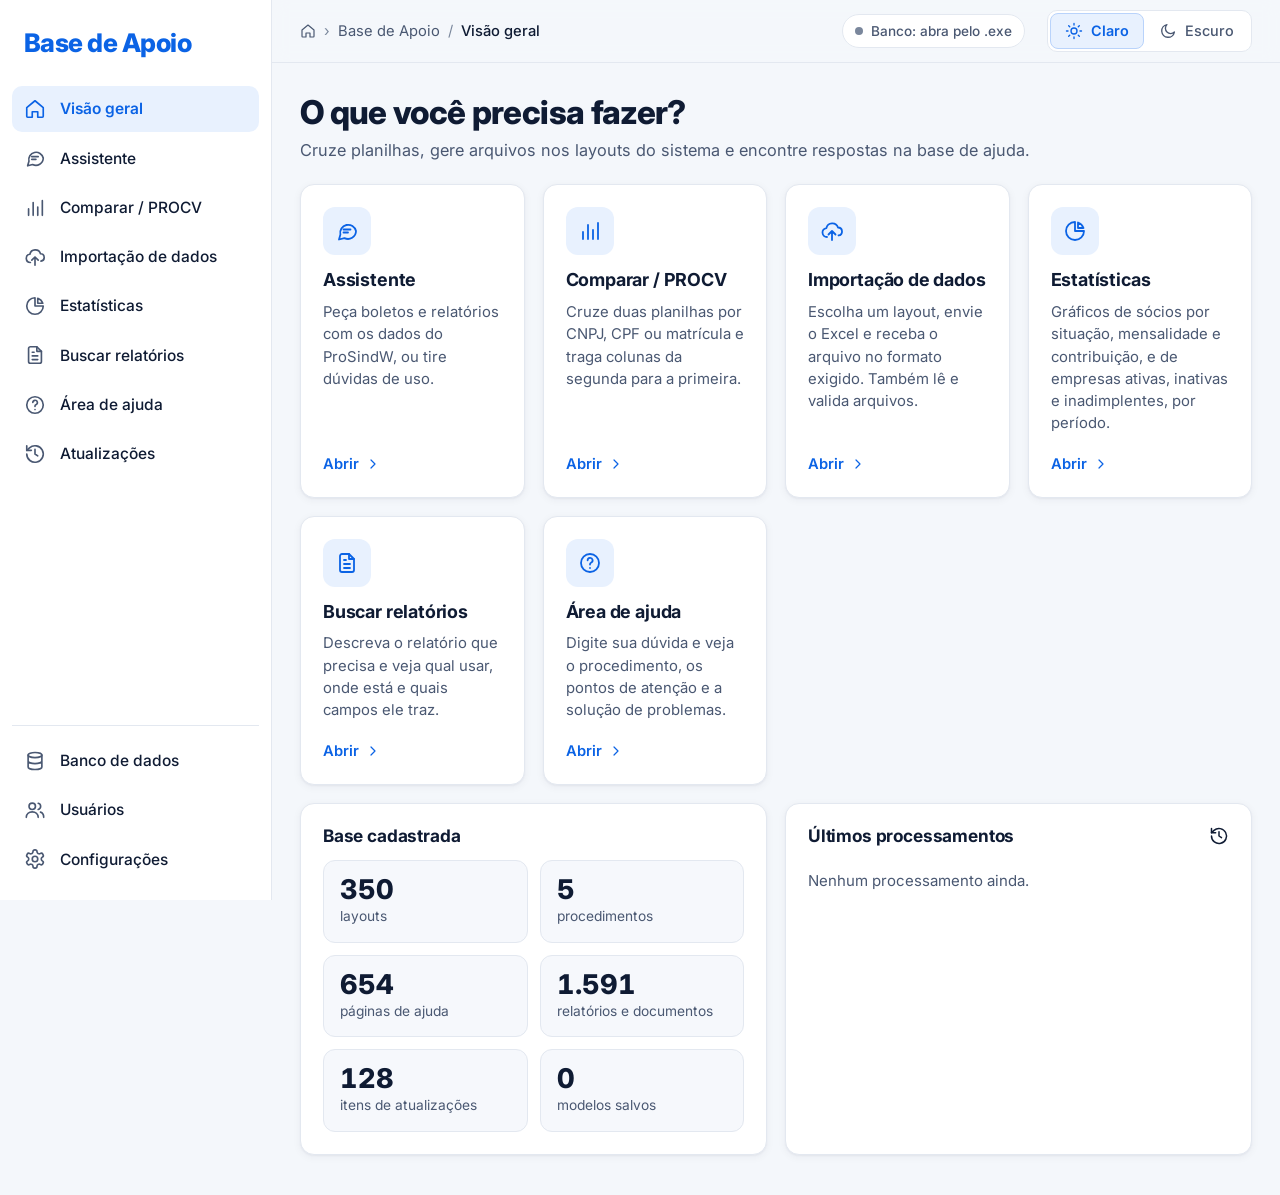
<file: BaseDeApoio/index.html>
<!doctype html>
<html lang="pt-BR">
<head>
<meta charset="utf-8">
<meta name="viewport" content="width=device-width, initial-scale=1">
<title>Base de Apoio</title>
<link rel="icon" href="data:image/svg+xml,%3Csvg xmlns='http://www.w3.org/2000/svg' viewBox='0 0 32 32'%3E%3Crect width='32' height='32' rx='8' fill='%230b63e5'/%3E%3Cpath d='M9 11h14M9 16h14M9 21h9' stroke='white' stroke-width='2.6' stroke-linecap='round'/%3E%3C/svg%3E">
<link rel="preconnect" href="https://fonts.googleapis.com">
<link rel="stylesheet" href="https://fonts.googleapis.com/css2?family=Inter:wght@400;500;600;700;800&display=swap">
<script>
  /* tema salvo antes de desenhar, para não piscar */
  (function () { var t = null; try { t = localStorage.getItem('baseApoio.tema'); } catch (e) {} if (t === 'claro' || t === 'escuro') document.documentElement.dataset.theme = t === 'escuro' ? 'dark' : 'light'; })();
</script>
<link rel="stylesheet" href="css/style.css">
</head>
<body>
<div class="shell">
  <aside class="lateral" id="lateral">
    <a class="marca" href="#inicio">Base de Apoio</a>
    <nav class="menu" id="menu" aria-label="Menu principal">
      <a href="#inicio" data-rota="inicio"><span class="ico" data-ico="casa"></span>Visão geral</a>
      <a href="#assistente" data-rota="assistente"><span class="ico" data-ico="chat"></span>Assistente</a>
      <a href="#procv" data-rota="procv"><span class="ico" data-ico="barras"></span>Comparar / PROCV</a>
      <a href="#importacao" data-rota="importacao"><span class="ico" data-ico="nuvem"></span>Importação de dados</a>
      <a href="#estatisticas" data-rota="estatisticas"><span class="ico" data-ico="grafico"></span>Estatísticas</a>
      <a href="#relatorios" data-rota="relatorios"><span class="ico" data-ico="documento"></span>Buscar relatórios</a>
      <a href="#ajuda" data-rota="ajuda"><span class="ico" data-ico="ajuda"></span>Área de ajuda</a>
      <a href="#atualizacoes" data-rota="atualizacoes"><span class="ico" data-ico="historico"></span>Atualizações</a>
    </nav>
    <nav class="menu menu-rodape" aria-label="Administração">
      <a href="#banco" data-rota="banco" data-admin hidden><span class="ico" data-ico="banco"></span>Banco de dados</a>
      <a href="#usuarios" data-rota="usuarios" data-admin hidden><span class="ico" data-ico="usuarios"></span>Usuários</a>
      <a href="#config" data-rota="config"><span class="ico" data-ico="engrenagem"></span>Configurações</a>
    </nav>
  </aside>
  <div class="fundo-menu" id="fundo-menu"></div>
  <div class="principal">
    <header class="barra">
      <button class="icone-btn abre-menu" id="abre-menu" type="button" aria-label="Abrir menu"><span class="ico" data-ico="menu"></span></button>
      <nav class="migalha" id="migalha" aria-label="Você está em"></nav>
      <a class="pill-banco off" id="pill-banco" href="#banco"><i></i>Banco</a>
      <div class="tema" role="group" aria-label="Tema">
        <button type="button" data-tema="claro"><span class="ico" data-ico="sol"></span><span class="rot">Claro</span></button>
        <button type="button" data-tema="escuro"><span class="ico" data-ico="lua"></span><span class="rot">Escuro</span></button>
      </div>
      <button class="usuario-btn" id="usuario-btn" type="button" aria-haspopup="menu" aria-expanded="false" hidden>
        <span class="ico" data-ico="usuario"></span><span class="usuario-txt"><span class="nome"></span><span class="perfil"></span></span></button>
    </header>
    <main id="app" class="conteudo" tabindex="-1"></main>
  </div>
</div>

<div id="toast" class="toast" role="status" aria-live="polite"></div>
<div id="modal" class="modal" hidden>
  <div class="modal-caixa" role="dialog" aria-modal="true" aria-labelledby="modal-titulo">
    <h3 id="modal-titulo"></h3>
    <div id="modal-corpo"></div>
    <div class="modal-acoes" id="modal-acoes"></div>
  </div>
</div>
<noscript><p style="padding:24px">Ative o JavaScript para usar a Base de Apoio.</p></noscript>
<script src="lib/xlsx.full.min.js"></script>
<script src="lib/exceljs.min.js"></script>
<script src="dados/layouts.js"></script>
<script src="dados/ajuda.js"></script>
<script src="dados/procedimentos.js"></script>
<script src="dados/relatorios_prosindw.js"></script>
<script src="dados/relatorios_agendaw.js"></script>
<script src="dados/menu_prosindw.js"></script>
<script src="dados/campos_prosindw.js"></script>
<script src="dados/atualizacoes.js"></script>
<script src="js/motor.js"></script>
<script src="js/atualizacoes.js"></script>
<script>
  if (!window.Motor || !window.DADOS_LAYOUTS || !window.XLSX) {
    document.getElementById('app').innerHTML = '<div class="cartao" style="max-width:640px;margin:40px auto"><h2>Arquivos do sistema não encontrados</h2>' +
      '<p>Extraia a pasta inteira do .zip antes de abrir (botão direito no zip &gt; Extrair tudo). Depois abra o <strong>index.html</strong> de dentro da pasta extraída.</p></div>';
  }
</script>
<script src="js/assistente.js"></script>
<script src="js/estatisticas.js"></script>
<script src="js/app.js"></script>
</body>
</html>
</file>
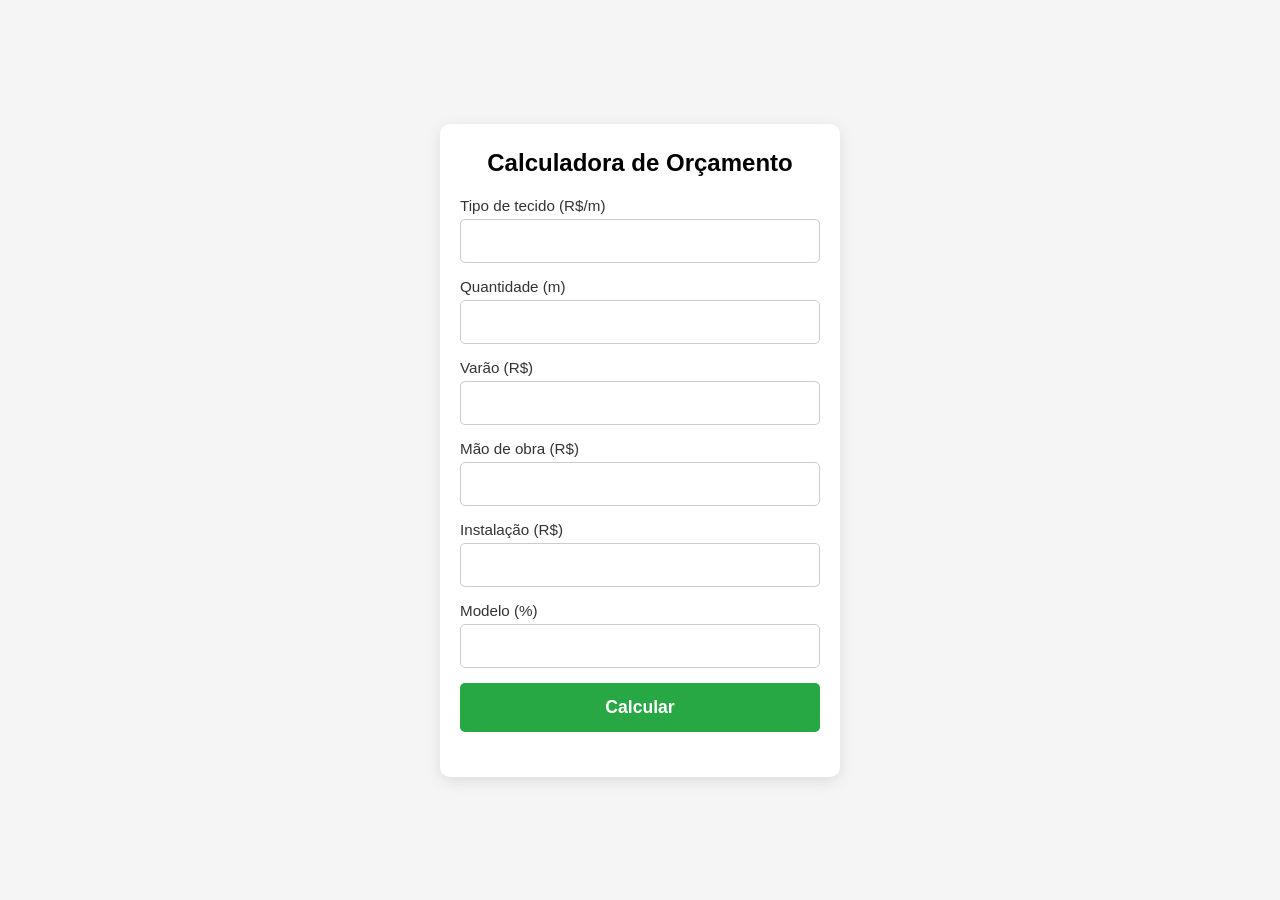
<file: index (1).html>
<!DOCTYPE html>
<html lang="pt-br">
<head>
<meta charset="UTF-8">
<meta name="viewport" content="width=device-width, initial-scale=1.0">
<title>Calculadora de Orçamento</title>
<style>
    /* O box-sizing garante que o padding não quebre a largura de 100% dos inputs */
    * {
        box-sizing: border-box;
    }
    body {
        font-family: Arial, sans-serif;
        background: #f5f5f5;
        margin: 0;
        padding: 15px;
        /* Flexbox para centralizar a calculadora vertical e horizontalmente */
        display: flex;
        align-items: center;
        justify-content: center;
        min-height: 100vh;
    }
    .container {
        background: white;
        padding: 25px 20px;
        border-radius: 10px;
        width: 100%; /* Em celulares, ocupa todo o espaço disponível... */
        max-width: 400px; /* ...mas trava em 400px em telas maiores */
        box-shadow: 0 4px 15px rgba(0,0,0,0.1);
    }
    h2 {
        text-align: center;
        margin-top: 0;
        margin-bottom: 20px;
        font-size: 1.5rem;
    }
    label {
        display: block;
        margin-bottom: 5px;
        font-size: 0.95rem;
        color: #333;
    }
    input {
        width: 100%;
        padding: 12px;
        margin-bottom: 15px;
        border-radius: 5px;
        border: 1px solid #ccc;
        font-size: 1rem;
    }
    button {
        width: 100%;
        padding: 14px;
        background: #28a745;
        color: white;
        border: none;
        border-radius: 5px;
        font-size: 1.1rem;
        font-weight: bold;
        cursor: pointer;
        transition: background 0.3s;
    }
    button:hover {
        background: #218838;
    }
    .resultado {
        margin-top: 20px;
        font-size: 1.2rem;
        text-align: center;
        font-weight: bold;
        color: #28a745;
    }
</style>
</head>
<body>

<div class="container">
    <h2>Calculadora de Orçamento</h2>

    <label for="tecido">Tipo de tecido (R$/m)</label>
    <input type="number" id="tecido">

    <label for="quantidade">Quantidade (m)</label>
    <input type="number" id="quantidade">

    <label for="varao">Varão (R$)</label>
    <input type="number" id="varao">

    <label for="mao">Mão de obra (R$)</label>
    <input type="number" id="mao">

    <label for="instalacao">Instalação (R$)</label>
    <input type="number" id="instalacao">

    <label for="modelo">Modelo (%)</label>
    <input type="number" id="modelo">

    <button onclick="calcular()">Calcular</button>

    <div class="resultado" id="resultado"></div>
</div>

<script>
function calcular() {
    let tecido = parseFloat(document.getElementById('tecido').value) || 0;
    let quantidade = parseFloat(document.getElementById('quantidade').value) || 0;
    let varao = parseFloat(document.getElementById('varao').value) || 0;
    let mao = parseFloat(document.getElementById('mao').value) || 0;
    let instalacao = parseFloat(document.getElementById('instalacao').value) || 0;
    let modelo = parseFloat(document.getElementById('modelo').value) || 0;

    let custoTecido = tecido * quantidade;
    let subtotal = custoTecido + varao + mao + instalacao;
    let acrescimo = subtotal * (modelo / 100);
    let total = subtotal + acrescimo;

    // Adicionei o replace para trocar o ponto por vírgula no padrão brasileiro
    document.getElementById('resultado').innerHTML =
        "Valor final: R$ " + total.toFixed(2).replace('.', ',');
}
</script>

</body>
</html>
</file>
<file: BaseDeApoio/css/style.css>
/* Base de Apoio — estilos. Tema claro/escuro por variáveis (html[data-theme]). */
:root {
  --fundo: #f4f7fb;
  --lateral: #ffffff;
  --superficie: #ffffff;
  --superficie-2: #f6f8fc;
  --superficie-3: #eef3fa;
  --borda: #e3e8f0;
  --borda-forte: #cfd8e5;
  --texto: #0f1b33;
  --texto-2: #4a5872;
  --texto-3: #7a879c;
  --primaria: #0b63e5;
  --primaria-hover: #0952c0;
  --primaria-suave: #e8f1fe;
  --primaria-borda: #b9d3fb;
  --ok: #15803d;
  --ok-suave: #e5f6ec;
  --alerta: #9a6700;
  --alerta-suave: #fdf3d6;
  --alerta-borda: #f2d48a;
  --erro: #c62828;
  --erro-suave: #fdecec;
  --mark: #ffe9a8;
  --sombra: 0 1px 2px rgba(15, 27, 51, .04), 0 2px 8px rgba(15, 27, 51, .05);
  --sombra-alta: 0 12px 32px rgba(15, 27, 51, .14);
  --raio: 14px;
  --raio-p: 10px;
  --fonte: "Inter", "Segoe UI", system-ui, -apple-system, Roboto, Arial, sans-serif;
  --mono: ui-monospace, "Cascadia Mono", Consolas, "Liberation Mono", monospace;
  color-scheme: light;
}
@media (prefers-color-scheme: dark) {
  :root:not([data-theme="light"]) {
    --fundo: #0b1322; --lateral: #0e1829; --superficie: #111c2f; --superficie-2: #15223a; --superficie-3: #1a2945;
    --borda: #22324d; --borda-forte: #30445f; --texto: #e7eef9; --texto-2: #a9b7cc; --texto-3: #7c8ba3;
    --primaria: #2f7bf0; --primaria-hover: #4a8ef5; --primaria-suave: #132d55; --primaria-borda: #22497f;
    --ok: #4ade80; --ok-suave: #0f2e1f; --alerta: #f2c14e; --alerta-suave: #33280c; --alerta-borda: #6b5313;
    --erro: #f87171; --erro-suave: #3a1616; --mark: #5b4a10;
    --sombra: 0 1px 2px rgba(0, 0, 0, .35); --sombra-alta: 0 16px 40px rgba(0, 0, 0, .5);
    color-scheme: dark;
  }
}
:root[data-theme="dark"] {
  --fundo: #0b1322; --lateral: #0e1829; --superficie: #111c2f; --superficie-2: #15223a; --superficie-3: #1a2945;
  --borda: #22324d; --borda-forte: #30445f; --texto: #e7eef9; --texto-2: #a9b7cc; --texto-3: #7c8ba3;
  --primaria: #2f7bf0; --primaria-hover: #4a8ef5; --primaria-suave: #132d55; --primaria-borda: #22497f;
  --ok: #4ade80; --ok-suave: #0f2e1f; --alerta: #f2c14e; --alerta-suave: #33280c; --alerta-borda: #6b5313;
  --erro: #f87171; --erro-suave: #3a1616; --mark: #5b4a10;
  --sombra: 0 1px 2px rgba(0, 0, 0, .35); --sombra-alta: 0 16px 40px rgba(0, 0, 0, .5);
  color-scheme: dark;
}

* { box-sizing: border-box; }
html, body { margin: 0; }
body {
  background: var(--fundo);
  color: var(--texto);
  font: 15px/1.5 var(--fonte);
  -webkit-font-smoothing: antialiased;
}
a { color: var(--primaria); }
h1, h2, h3, h4 { margin: 0 0 .4em; line-height: 1.2; text-wrap: balance; letter-spacing: -.01em; }
h1 { font-size: 2.05rem; font-weight: 800; letter-spacing: -.02em; }
h2 { font-size: 1.3rem; font-weight: 700; }
h3 { font-size: 1.08rem; font-weight: 700; }
h4 { font-size: .95rem; font-weight: 700; }
p { margin: 0 0 .7em; }
small, .sutil { color: var(--texto-2); }
.mono { font-family: var(--mono); font-size: 13px; }
.num { font-variant-numeric: tabular-nums; }

/* ícones (SVG em linha) */
.ico { display: inline-flex; width: 20px; height: 20px; flex: none; }
.ico svg { width: 100%; height: 100%; fill: none; stroke: currentColor; stroke-width: 1.8; stroke-linecap: round; stroke-linejoin: round; }
.ico.p { width: 16px; height: 16px; }
.ico.g { width: 28px; height: 28px; }

/* ---------- estrutura: menu lateral + área principal */
.shell { display: flex; min-height: 100vh; }
.lateral {
  position: sticky; top: 0; height: 100vh; width: 272px; flex: none;
  display: flex; flex-direction: column; gap: 6px;
  background: var(--lateral); border-right: 1px solid var(--borda);
  padding: 22px 12px 18px; z-index: 40;
}
.marca { display: block; padding: 2px 12px 18px; font-size: 1.6rem; font-weight: 800; letter-spacing: -.02em; color: var(--primaria); text-decoration: none; }
.menu { display: flex; flex-direction: column; gap: 4px; }
.menu a {
  display: flex; align-items: center; gap: 14px;
  text-decoration: none; color: var(--texto);
  padding: 11px 12px; border-radius: 10px; font-size: .97rem; font-weight: 500; white-space: nowrap;
}
.menu a .ico { color: var(--texto-2); width: 22px; height: 22px; }
.menu a:hover { background: var(--superficie-2); }
.menu a.ativo { background: var(--primaria-suave); color: var(--primaria); font-weight: 600; }
.menu a.ativo .ico { color: var(--primaria); }
.menu-rodape { margin-top: auto; padding-top: 12px; border-top: 1px solid var(--borda); }
.principal { flex: 1; min-width: 0; display: flex; flex-direction: column; }
.barra {
  position: sticky; top: 0; z-index: 30;
  display: flex; align-items: center; gap: 14px;
  min-height: 60px; padding: 10px 28px;
  background: color-mix(in srgb, var(--fundo) 88%, transparent);
  backdrop-filter: blur(8px);
  border-bottom: 1px solid var(--borda);
}
.migalha { display: flex; align-items: center; gap: 8px; font-size: .92rem; color: var(--texto-2); min-width: 0; flex-wrap: wrap; }
.migalha a { color: var(--texto-2); text-decoration: none; display: inline-flex; align-items: center; }
.migalha a:hover { color: var(--primaria); }
.migalha .sep { color: var(--texto-3); }
.migalha .atual { color: var(--texto); font-weight: 500; }
.tema { margin-left: auto; display: inline-flex; border: 1px solid var(--borda); border-radius: 10px; background: var(--superficie); padding: 2px; }
.tema button { display: inline-flex; align-items: center; gap: 8px; border: 1px solid transparent; background: transparent; color: var(--texto-2); font: inherit; font-size: .9rem; font-weight: 500; padding: 6px 14px; border-radius: 8px; cursor: pointer; }
.tema button .ico { width: 18px; height: 18px; }
.tema button.ativo { background: var(--primaria-suave); color: var(--primaria); border-color: var(--primaria-borda); font-weight: 600; }
.icone-btn.abre-menu { display: none; }
.fundo-menu { display: none; }

.conteudo { width: 100%; max-width: 1360px; padding: 30px 28px 40px; outline: none; }
.cabecalho-pagina { display: flex; align-items: flex-start; justify-content: space-between; gap: 16px; flex-wrap: wrap; margin-bottom: 22px; }
.cabecalho-pagina h1 { display: flex; align-items: center; gap: 14px; flex-wrap: wrap; margin-bottom: 6px; }
.cabecalho-pagina p { margin: 0; color: var(--texto-2); max-width: 75ch; font-size: 1.02rem; }

/* ---------- cartões */
.cartao {
  background: var(--superficie);
  border: 1px solid var(--borda);
  border-radius: var(--raio);
  padding: 22px;
  box-shadow: var(--sombra);
}
.cartao + .cartao { margin-top: 16px; }
.grade-2 > .cartao, .grade-3 > .cartao, .grupos-proc > .cartao, .layout-ajuda > .cartao, .layout-importacao > .cartao { margin-top: 0; }
.cartao-titulo { display: flex; align-items: center; justify-content: space-between; gap: 10px; margin-bottom: 14px; flex-wrap: wrap; }
.cartao-titulo h2, .cartao-titulo h3 { margin: 0; }
.grade-2 { display: grid; grid-template-columns: repeat(2, minmax(0, 1fr)); gap: 18px; }
.grade-3 { display: grid; grid-template-columns: repeat(3, minmax(0, 1fr)); gap: 18px; }
@media (max-width: 900px) { .grade-2, .grade-3 { grid-template-columns: 1fr; } }
.contagem { display: inline-flex; align-items: center; padding: 3px 11px; border-radius: 99px; background: var(--superficie-3); color: var(--texto-2); font-size: .84rem; font-weight: 600; white-space: nowrap; }
.contagem.azul { background: var(--primaria-suave); color: var(--primaria); }
h1 .contagem, h2 .contagem { font-size: .85rem; letter-spacing: 0; }
.selo-titulo { display: inline-flex; align-items: center; padding: 4px 12px; border-radius: 99px; background: var(--primaria-suave); color: var(--primaria); font-size: .9rem; font-weight: 700; letter-spacing: 0; }

/* caixa informativa */
.info-caixa { display: flex; gap: 16px; align-items: flex-start; padding: 16px 20px; border-radius: var(--raio); border: 1px solid var(--primaria-borda); background: var(--primaria-suave); }
.info-caixa > .ico { color: var(--primaria); width: 24px; height: 24px; margin-top: 1px; }
.info-caixa .corpo { border-left: 1px solid var(--primaria-borda); padding-left: 16px; }
.info-caixa.simples .corpo { border-left: 0; padding-left: 0; }
.info-caixa strong { display: block; font-size: 1.02rem; margin-bottom: 2px; }
.info-caixa p { margin: 0; color: var(--texto-2); }

/* visão geral */
.modulos { display: grid; grid-template-columns: repeat(4, minmax(0, 1fr)); gap: 18px; }
@media (max-width: 1250px) { .modulos { grid-template-columns: repeat(2, minmax(0, 1fr)); } }
@media (max-width: 700px) { .modulos { grid-template-columns: 1fr; } }
.modulo {
  display: flex; flex-direction: column; gap: 10px;
  text-decoration: none; color: var(--texto);
  background: var(--superficie); border: 1px solid var(--borda); border-radius: var(--raio);
  padding: 22px; box-shadow: var(--sombra);
  transition: border-color .15s, transform .15s, box-shadow .15s;
}
.modulo:hover { border-color: var(--primaria-borda); transform: translateY(-2px); box-shadow: var(--sombra-alta); }
.modulo h2 { margin: 4px 0 0; font-size: 1.12rem; }
.modulo p { color: var(--texto-2); margin: 0; font-size: .93rem; }
.modulo .ir { margin-top: auto; padding-top: 8px; color: var(--primaria); font-weight: 600; font-size: .92rem; display: inline-flex; align-items: center; gap: 6px; }
.tile { display: inline-grid; place-items: center; width: 48px; height: 48px; border-radius: 12px; background: var(--primaria-suave); color: var(--primaria); flex: none; }
.tile .ico { width: 24px; height: 24px; }
.tile.g { width: 76px; height: 76px; border-radius: 18px; }
.tile.g .ico { width: 38px; height: 38px; }
.lista-simples { list-style: none; padding: 0; margin: 0; }
.lista-simples li { padding: 10px 0; border-bottom: 1px solid var(--borda); display: flex; gap: 12px; justify-content: space-between; align-items: center; }
.lista-simples li:last-child { border-bottom: 0; }

/* ---------- formulários */
label { display: block; font-size: .9rem; font-weight: 600; color: var(--texto); margin-bottom: 6px; }
.campo { margin-bottom: 14px; }
input[type=text], input[type=password], input[type=number], input[type=month], input[type=date], input[type=search], select, textarea {
  width: 100%;
  font: inherit; font-size: .95rem;
  color: var(--texto); background: var(--superficie);
  border: 1px solid var(--borda-forte); border-radius: var(--raio-p);
  padding: 9px 12px; min-height: 42px;
}
select { appearance: none; -webkit-appearance: none; padding-right: 38px; cursor: pointer;
  background-image: url("data:image/svg+xml,%3Csvg xmlns='http://www.w3.org/2000/svg' viewBox='0 0 24 24' fill='none' stroke='%237a879c' stroke-width='2' stroke-linecap='round' stroke-linejoin='round'%3E%3Cpath d='m6 9 6 6 6-6'/%3E%3C/svg%3E");
  background-repeat: no-repeat; background-position: right 12px center; background-size: 18px; }
textarea { min-height: 110px; resize: vertical; line-height: 1.45; }
input::placeholder, textarea::placeholder { color: var(--texto-3); }
input:focus, select:focus, textarea:focus { outline: none; border-color: var(--primaria); box-shadow: 0 0 0 3px color-mix(in srgb, var(--primaria) 20%, transparent); }
button:focus-visible, a:focus-visible { outline: 2px solid var(--primaria); outline-offset: 2px; }
.linha-form { display: flex; gap: 16px; flex-wrap: wrap; align-items: flex-end; }
.linha-form > * { flex: 1 1 180px; }
.linha-form > .fixo { flex: 0 0 auto; }
.check { display: inline-flex; align-items: center; gap: 8px; font-weight: 500; color: var(--texto); font-size: .93rem; cursor: pointer; margin: 0; }
.check input { width: 16px; height: 16px; accent-color: var(--primaria); }
.com-icone { position: relative; }
.com-icone > .ico { position: absolute; left: 13px; top: 50%; transform: translateY(-50%); color: var(--texto-3); pointer-events: none; }
.com-icone input { padding-left: 42px; }

.botao {
  display: inline-flex; align-items: center; justify-content: center; gap: 8px;
  font: inherit; font-size: .95rem; font-weight: 600;
  padding: 10px 18px; min-height: 42px; border-radius: var(--raio-p); cursor: pointer;
  border: 1px solid var(--primaria); background: var(--primaria); color: #fff;
  text-decoration: none; white-space: nowrap;
  transition: background .15s, border-color .15s;
}
.botao:hover { background: var(--primaria-hover); border-color: var(--primaria-hover); }
.botao:disabled { opacity: .5; cursor: not-allowed; }
.botao .ico { width: 18px; height: 18px; }
.botao.sec { background: var(--superficie); color: var(--texto); border-color: var(--borda-forte); }
.botao.sec:hover { background: var(--superficie-2); border-color: var(--texto-3); }
.botao.perigo { background: var(--superficie); color: var(--erro); border-color: var(--erro); }
.botao.perigo:hover { background: var(--erro-suave); }
.botao.peq { padding: 6px 12px; min-height: 34px; font-size: .86rem; }
.botao.peq .ico { width: 16px; height: 16px; }
.botao.grande { padding: 12px 24px; min-height: 48px; font-size: 1rem; }
.acoes { display: flex; gap: 8px; flex-wrap: wrap; align-items: center; }
.icone-btn {
  display: inline-grid; place-items: center;
  border: 0; background: transparent; cursor: pointer; color: var(--texto-2);
  padding: 6px; border-radius: 8px; font-size: 14px; text-decoration: none; min-width: 32px; min-height: 32px;
}
.icone-btn:hover { background: var(--superficie-2); color: var(--texto); }
.icone-btn.caixa { border: 1px solid var(--borda-forte); background: var(--superficie); }
.icone-btn.caixa[aria-expanded=true] { border-color: var(--primaria); color: var(--primaria); }

/* menu suspenso (⋮) */
.menu-suspenso { position: absolute; z-index: 45; min-width: 190px; background: var(--superficie); border: 1px solid var(--borda); border-radius: 12px; box-shadow: var(--sombra-alta); padding: 6px; }
.menu-suspenso button { display: flex; align-items: center; gap: 12px; width: 100%; border: 0; background: transparent; color: var(--texto); font: inherit; font-size: .95rem; padding: 9px 12px; border-radius: 8px; cursor: pointer; text-align: left; }
.menu-suspenso button:hover { background: var(--superficie-2); }
.menu-suspenso button .ico { color: var(--texto-2); }
.menu-suspenso button.perigo, .menu-suspenso button.perigo .ico { color: var(--erro); }
.menu-suspenso hr { border: 0; border-top: 1px solid var(--borda); margin: 6px 4px; }

/* área de envio */
.envio {
  border: 1.5px dashed var(--borda-forte); border-radius: 12px;
  padding: 26px 18px; text-align: center; cursor: pointer; background: var(--superficie);
  transition: border-color .15s, background .15s;
  display: flex; flex-direction: column; align-items: center; gap: 10px;
}
.envio:hover, .envio.arrastando { border-color: var(--primaria); background: var(--primaria-suave); }
.envio .ico-envio { color: var(--texto-2); width: 60px; height: 60px; }
.envio .ico-envio svg { stroke-width: 1.4; }
.envio strong { display: block; color: var(--texto-2); font-size: 1.02rem; }
.envio .botao { margin-top: 4px; min-width: 220px; }
.envio small { color: var(--texto-3); font-size: .86rem; }
.envio input { display: none; }
.envio.carregado { border-style: solid; border-color: var(--ok); background: var(--ok-suave); text-align: left; display: block; padding: 16px 18px; }
.info-arquivo { display: flex; gap: 12px; align-items: center; justify-content: space-between; flex-wrap: wrap; }
.info-arquivo strong { color: var(--texto); display: flex; align-items: center; gap: 8px; }
.info-arquivo small { display: block; margin-top: 2px; }

/* PROCV */
.passo { display: flex; gap: 16px; align-items: flex-start; margin-bottom: 18px; }
.passo .numero { display: inline-grid; place-items: center; width: 44px; height: 44px; border-radius: 50%; background: var(--primaria); color: #fff; font-weight: 700; font-size: 1.05rem; flex: none; }
.passo h3 { margin: 2px 0 2px; font-size: 1.15rem; }
.passo p { margin: 0; color: var(--texto-2); font-size: .93rem; }
.cartao-planilha { border: 1px solid var(--borda); border-radius: var(--raio); padding: 22px; background: var(--superficie); }
.ligacao { position: relative; height: 44px; margin: 0 24%; border: 1.5px solid var(--borda-forte); border-top: 0; border-radius: 0 0 10px 10px; }
.ligacao .ico { position: absolute; left: 50%; bottom: -11px; transform: translateX(-50%); background: var(--superficie); color: var(--texto-2); padding: 0 6px; width: 34px; height: 22px; }
.ligacao-texto { text-align: center; color: var(--texto-2); font-size: .92rem; margin: 16px 0 0; }
@media (max-width: 900px) { .ligacao { display: none; } }

/* ---------- estatísticas */
.stats { display: grid; grid-template-columns: repeat(auto-fit, minmax(150px, 1fr)); gap: 12px; margin: 14px 0; }
.stat { background: var(--superficie-2); border: 1px solid var(--borda); border-radius: 12px; padding: 14px 16px; }
.stat b { display: block; font-size: 1.7rem; line-height: 1.1; font-weight: 800; font-variant-numeric: tabular-nums; }
.stat span { color: var(--texto-2); font-size: .86rem; }
.stat.ok b { color: var(--ok); }
.stat.erro b { color: var(--erro); }
.stat.alerta b { color: var(--alerta); }

/* ---------- tabelas */
.tabela-wrap { overflow: auto; border: 1px solid var(--borda); border-radius: 12px; max-height: 520px; background: var(--superficie); }
table { border-collapse: collapse; width: 100%; font-size: .9rem; }
th, td { padding: 9px 14px; border-bottom: 1px solid var(--borda); text-align: left; vertical-align: top; }
tbody tr:last-child td { border-bottom: 0; }
th { position: sticky; top: 0; background: var(--superficie-2); font-weight: 600; color: var(--texto); white-space: nowrap; z-index: 1; }
tr:hover td { background: var(--superficie-2); }
td.num, th.num { text-align: right; font-variant-numeric: tabular-nums; }
td.nowrap { white-space: nowrap; }
tr.linha-erro td { background: var(--erro-suave); }
tr.linha-alerta td { background: var(--alerta-suave); }
.tabela-lista td { vertical-align: middle; padding-top: 12px; padding-bottom: 12px; }
.tabela-lista th { padding-top: 12px; padding-bottom: 12px; }
.tabela-lista td strong { font-weight: 600; }

.selo { display: inline-flex; align-items: center; padding: 2px 10px; border-radius: 99px; font-size: .78rem; font-weight: 600; white-space: nowrap; background: var(--superficie-2); color: var(--texto-2); border: 1px solid var(--borda); }
.selo.ok { background: var(--ok-suave); color: var(--ok); border-color: transparent; }
.selo.erro { background: var(--erro-suave); color: var(--erro); border-color: transparent; }
.selo.alerta { background: var(--alerta-suave); color: var(--alerta); border-color: var(--alerta-borda); }
.selo.azul { background: var(--primaria-suave); color: var(--primaria); border-color: transparent; }
.selo.campo { background: var(--superficie); border-color: var(--borda-forte); color: var(--texto); font-weight: 500; font-size: .82rem; padding: 4px 12px; }

/* ---------- listas com ícone (layouts, relatórios, procedimentos) */
.item-lista {
  display: flex; align-items: center; gap: 14px; width: 100%; text-align: left;
  border: 0; border-bottom: 1px solid var(--borda); background: transparent;
  padding: 14px 18px; cursor: pointer; color: var(--texto); font: inherit; text-decoration: none;
}
.item-lista:hover { background: var(--superficie-2); }
.item-lista.ativo { background: var(--primaria-suave); box-shadow: inset 4px 0 0 var(--primaria); }
.item-lista > .ico { color: var(--texto-2); width: 26px; height: 26px; }
.item-lista.ativo > .ico { color: var(--primaria); }
.item-lista .txt { flex: 1; min-width: 0; }
.item-lista .txt strong { display: block; font-size: .96rem; font-weight: 600; line-height: 1.3; }
.item-lista .txt small { display: block; font-size: .85rem; margin-top: 3px; color: var(--texto-2); }
.item-lista .txt small + small { margin-top: 1px; color: var(--texto-3); }
.item-lista .seta { color: var(--texto-3); width: 18px; height: 18px; }
.item-layout { }

/* ---------- importação */
.layout-importacao { display: grid; grid-template-columns: 500px minmax(0, 1fr); gap: 18px; align-items: start; }
@media (max-width: 1250px) { .layout-importacao { grid-template-columns: 380px minmax(0, 1fr); } }
@media (max-width: 1000px) { .layout-importacao { grid-template-columns: 1fr; } }
.painel-lista { position: sticky; top: 84px; max-height: calc(100vh - 110px); display: flex; flex-direction: column; padding: 0; overflow: hidden; }
.painel-lista .topo-lista { padding: 20px 20px 16px; }
.painel-lista .topo-lista h2 { display: flex; align-items: center; gap: 12px; margin-bottom: 16px; }
.painel-lista .itens { overflow: auto; border-top: 1px solid var(--borda); }
.chips { display: flex; gap: 8px; flex-wrap: wrap; }
.chip { display: inline-flex; align-items: center; gap: 8px; border: 1px solid var(--borda-forte); background: var(--superficie); color: var(--texto); border-radius: 99px; padding: 6px 15px; font: inherit; font-size: .88rem; cursor: pointer; }
.chip:hover { border-color: var(--primaria); color: var(--primaria); }
.chip b { font-weight: 600; text-decoration: underline; text-underline-offset: 2px; color: var(--texto-2); }
.chip.ativo { background: var(--primaria); border-color: var(--primaria); color: #fff; }
.chip.ativo b { color: #fff; text-decoration: none; }
.abas { display: flex; gap: 6px; border-bottom: 1px solid var(--borda); margin: 16px 0 18px; flex-wrap: wrap; }
.aba { border: 0; background: transparent; padding: 10px 16px; font: inherit; font-size: .97rem; font-weight: 500; color: var(--texto-2); cursor: pointer; border-bottom: 2.5px solid transparent; margin-bottom: -1px; }
.aba:hover { color: var(--texto); }
.aba.ativa { color: var(--primaria); border-bottom-color: var(--primaria); font-weight: 600; }
.vazio-layout { display: flex; flex-direction: column; align-items: center; text-align: center; padding: 70px 30px 24px; min-height: 560px; }
.vazio-layout h2 { font-size: 1.6rem; margin-top: 20px; }
.vazio-layout > p { color: var(--texto-2); max-width: 520px; }
.opcoes-acao { display: grid; grid-template-columns: repeat(2, minmax(0, 1fr)); gap: 12px; width: 100%; max-width: 660px; margin-top: 18px; }
@media (max-width: 700px) { .opcoes-acao { grid-template-columns: 1fr; } }
.opcao-acao { display: flex; gap: 16px; align-items: flex-start; text-align: left; border: 1px solid var(--borda); border-radius: 12px; padding: 18px; background: var(--superficie); }
.opcao-acao .tile { width: 50px; height: 50px; }
.opcao-acao strong { display: block; font-size: 1.05rem; margin-bottom: 4px; }
.opcao-acao small { font-size: .88rem; }
.dica-rodape { margin-top: auto; padding-top: 18px; border-top: 1px solid var(--borda); width: 100%; color: var(--texto-2); font-size: .9rem; display: flex; justify-content: center; gap: 8px; align-items: center; }
.dica-rodape .ico { color: var(--primaria); width: 18px; height: 18px; }
.registro { border: 1px solid var(--borda); border-radius: 12px; margin-top: 14px; overflow: hidden; }
.registro-topo { display: flex; align-items: center; gap: 10px; padding: 11px 16px; background: var(--superficie-2); border-bottom: 1px solid var(--borda); flex-wrap: wrap; }
.registro .tabela-wrap { border: 0; border-radius: 0; }
.registro.desligado .registro-corpo { display: none; }
.registro.desligado .registro-topo { border-bottom: 0; opacity: .7; }
.mapa td { vertical-align: middle; }
.mapa select, .mapa input { padding: 5px 30px 5px 9px; font-size: .86rem; min-height: 34px; background-position: right 8px center; background-size: 15px; }
.mapa input { padding-right: 9px; }
.mapa table { min-width: 860px; }
.mapa .desc { max-width: 240px; }
.mapa .desc span { display: block; overflow: hidden; text-overflow: ellipsis; white-space: nowrap; max-width: 240px; }
.mapa .amostra { color: var(--texto-3); font-size: .8rem; max-width: 160px; overflow: hidden; text-overflow: ellipsis; white-space: nowrap; }
.mapa td.origem { width: 160px; min-width: 150px; }
.mapa td.origem select { min-width: 145px; }
.mapa td.valor-cel { min-width: 210px; }
.mapa td.valor-cel select, .mapa td.valor-cel input { min-width: 200px; }
.previa-arquivo { font-family: var(--mono); font-size: 12.5px; line-height: 1.55; background: var(--superficie-2); border: 1px solid var(--borda); border-radius: 10px; padding: 10px 12px; overflow: auto; max-height: 420px; white-space: pre; }
.previa-arquivo .regua { color: var(--texto-3); }
.detalhes-obs { margin-top: 10px; }
.detalhes-obs summary { cursor: pointer; color: var(--primaria); font-weight: 600; font-size: .92rem; }
.detalhes-obs div { white-space: pre-wrap; word-break: break-word; color: var(--texto-2); font-size: .9rem; margin-top: 6px; max-height: 260px; overflow: auto; }
.vazio { text-align: center; color: var(--texto-2); padding: 44px 16px; }
.vazio .emoji { font-size: 2.4rem; display: block; margin-bottom: 6px; }
.vazio .tile { margin-bottom: 12px; }

/* ---------- ajuda */
.busca-ajuda { display: flex; gap: 12px; }
.busca-ajuda .com-icone { flex: 1; }
.busca-ajuda input { font-size: 1.05rem; padding: 12px 16px; min-height: 54px; border-radius: 12px; }
.busca-ajuda .com-icone input { padding-left: 50px; }
.busca-ajuda .com-icone > .ico { left: 18px; width: 22px; height: 22px; }
.busca-ajuda .botao { min-height: 54px; padding: 12px 34px; font-size: 1.02rem; border-radius: 12px; }
.sugestoes { margin-top: 18px; }
.rotulo-sug { display: block; font-size: .9rem; color: var(--texto-2); margin: 16px 0 10px; font-weight: 500; }
.sugestoes .chip, .chip.sug { padding: 9px 20px; font-size: .95rem; color: var(--texto); background: var(--superficie-2); }
.chip.peq { padding: 5px 13px; font-size: .84rem; background: var(--superficie-2); }
.chip.peq.ativo { background: var(--primaria); color: #fff; }
.secao-titulo { display: flex; align-items: center; gap: 14px; margin: 30px 0 16px; }
.secao-titulo h2 { margin: 0; font-size: 1.65rem; font-weight: 800; letter-spacing: -.02em; }
.grupos-proc { display: grid; grid-template-columns: repeat(2, minmax(0, 1fr)); gap: 20px; align-items: start; }
@media (max-width: 1000px) { .grupos-proc { grid-template-columns: 1fr; } }
.grupo-proc { padding: 0; overflow: hidden; }
.grupo-proc .cab { display: flex; align-items: center; gap: 14px; padding: 22px 26px 14px; }
.grupo-proc .cab .ico { color: var(--primaria); width: 34px; height: 34px; }
.grupo-proc .cab h3 { margin: 0; font-size: 1.35rem; font-weight: 700; }
.grupo-proc .item-lista { padding: 16px 26px; }
.grupo-proc .item-lista:last-child { border-bottom: 0; }
.bolinha { display: inline-grid; place-items: center; width: 50px; height: 50px; border-radius: 50%; background: var(--superficie-3); color: var(--texto); flex: none; }
.bolinha .ico { width: 24px; height: 24px; }
.layout-ajuda { display: grid; grid-template-columns: minmax(0, 1fr) 380px; gap: 18px; align-items: start; margin-top: 18px; }
@media (max-width: 1000px) { .layout-ajuda { grid-template-columns: 1fr; } }
.layout-ajuda.rel { grid-template-columns: 350px minmax(0, 1fr); }
@media (min-width: 1001px) { .layout-ajuda.rel.largo { grid-template-columns: 290px minmax(0, 1fr); } }
@media (max-width: 1250px) { .layout-ajuda.rel { grid-template-columns: 300px minmax(0, 1fr); } }
@media (max-width: 1000px) { .layout-ajuda.rel { grid-template-columns: 1fr; } }
.resposta h2 { font-size: 1.45rem; }
.secao-ajuda { margin-top: 16px; padding: 16px 18px; border-radius: 12px; border: 1px solid var(--borda); background: var(--superficie-2); }
.secao-ajuda h3 { font-size: 1rem; margin-bottom: 10px; display: flex; align-items: center; gap: 10px; }
.secao-ajuda h3 .ico { color: var(--texto-2); }
.secao-ajuda.atencao { background: var(--alerta-suave); border-color: var(--alerta-borda); }
.secao-ajuda.solucao { background: var(--primaria-suave); border-color: var(--primaria-borda); }
.secao-ajuda ol, .secao-ajuda ul { margin: 0; padding-left: 22px; }
.secao-ajuda li { margin: 4px 0; }
.texto-pagina p { margin: 0 0 .55em; }
.texto-pagina .bloco-tabela { font-family: var(--mono); font-size: 12.5px; color: var(--texto-2); }
mark { background: var(--mark); color: inherit; padding: 0 2px; border-radius: 3px; }
.resultado { display: block; width: 100%; text-align: left; font: inherit; color: var(--texto); background: transparent; border: 0; border-bottom: 1px solid var(--borda); padding: 12px 4px; cursor: pointer; }
.resultado:hover strong { color: var(--primaria); }
.resultado.ativo strong { color: var(--primaria); }
.resultado strong { display: block; font-size: .95rem; line-height: 1.3; }
.resultado small { display: block; font-size: .83rem; margin-top: 4px; }

/* ---------- relatórios */
.painel-rel { padding: 0; overflow: hidden; }
.painel-rel .cab { display: flex; align-items: center; justify-content: space-between; gap: 10px; padding: 20px 20px 12px; }
.painel-rel .cab h3 { margin: 0; font-size: 1.3rem; }
.painel-rel .aviso { margin: 0 16px 12px; }
.painel-rel .rodape { padding: 14px 16px 18px; }
.painel-rel .rodape .botao { width: 100%; white-space: normal; }
.det-cab { display: flex; align-items: flex-start; justify-content: space-between; gap: 14px; flex-wrap: wrap; }
.det-cab h2 { display: flex; align-items: center; gap: 12px; flex-wrap: wrap; margin: 0; font-size: 1.55rem; }
.det-cab p { margin: 6px 0 0; color: var(--texto-2); }
.onde { display: flex; align-items: center; gap: 16px; margin-top: 16px; padding: 14px 18px; border-radius: 12px; background: var(--primaria-suave); border: 1px solid var(--primaria-borda); }
.onde > .ico { color: var(--primaria); width: 26px; height: 26px; }
.onde .txt { flex: 1; min-width: 0; }
.onde small { display: block; color: var(--texto-2); font-size: .85rem; }
.onde strong { display: block; font-size: 1rem; }
.onde .acoes { flex: none; }
.bloco { margin-top: 16px; border: 1px solid var(--borda); border-radius: 12px; background: var(--superficie); overflow: hidden; }
.bloco > .cab { display: flex; align-items: center; justify-content: space-between; gap: 10px; padding: 12px 16px; background: var(--superficie-2); border-bottom: 1px solid var(--borda); }
.bloco > .cab h3 { margin: 0; display: flex; align-items: center; gap: 10px; font-size: 1rem; }
.bloco > .cab h3 .ico { color: var(--texto-2); }
.bloco > .corpo { padding: 14px 16px; }
.duas-colunas { display: grid; grid-template-columns: 1fr 1fr; border-top: 1px solid var(--borda); }
.duas-colunas > div { padding: 12px 16px; }
.duas-colunas > div + div { border-left: 1px solid var(--borda); }
.duas-colunas small { display: block; color: var(--texto-2); }
.duas-colunas strong { font-weight: 700; }
@media (max-width: 700px) { .duas-colunas { grid-template-columns: 1fr; } .duas-colunas > div + div { border-left: 0; border-top: 1px solid var(--borda); } }
.nota { display: flex; gap: 8px; align-items: center; color: var(--texto-2); font-size: .86rem; padding: 10px 16px 12px; border-top: 1px solid var(--borda); }
.nota .ico { width: 16px; height: 16px; }

/* ---------- configurações */
.editor-campos td { padding: 3px 4px; vertical-align: middle; }
.editor-campos input, .editor-campos select { padding: 4px 6px; font-size: .84rem; border-radius: 6px; min-height: 30px; }
.editor-campos select { padding-right: 26px; background-position: right 6px center; background-size: 14px; }
.editor-campos input.n { width: 64px; }
.editor-campos input.desc { min-width: 280px; }
.editor-campos td.acao { white-space: nowrap; }
.barra-ferramentas { display: flex; gap: 12px; flex-wrap: wrap; align-items: center; margin-bottom: 16px; }
.barra-ferramentas .com-icone { flex: 1 1 320px; }

/* ---------- avisos */
.aviso { padding: 11px 15px; border-radius: 10px; background: var(--alerta-suave); color: var(--texto); margin: 10px 0; font-size: .92rem; border: 1px solid var(--alerta-borda); }
.aviso.erro { background: var(--erro-suave); border-color: transparent; }
.aviso.ok { background: var(--ok-suave); border-color: transparent; }
.aviso.info { background: var(--primaria-suave); border-color: var(--primaria-borda); }

.toast { position: fixed; right: 20px; bottom: 20px; max-width: 420px; background: #0f1b33; color: #fff; padding: 12px 16px; border-radius: 12px; box-shadow: 0 8px 24px rgba(0,0,0,.25); opacity: 0; transform: translateY(10px); transition: all .2s; pointer-events: none; z-index: 60; font-size: .92rem; }
.toast.mostrar { opacity: 1; transform: none; }
.toast.erro { background: var(--erro); }

.modal { position: fixed; inset: 0; background: rgba(8, 14, 26, .5); display: grid; place-items: center; z-index: 70; padding: 16px; }
.modal[hidden] { display: none; }
.modal-caixa { background: var(--superficie); border: 1px solid var(--borda); border-radius: 16px; padding: 22px; width: min(460px, 100%); box-shadow: var(--sombra-alta); }
.modal-acoes { display: flex; gap: 8px; justify-content: flex-end; margin-top: 16px; }

.carregando { display: inline-block; width: 16px; height: 16px; border: 2px solid currentColor; border-right-color: transparent; border-radius: 50%; animation: gira .7s linear infinite; vertical-align: -3px; }
@keyframes gira { to { transform: rotate(360deg); } }
.oculto { display: none !important; }

/* prévia do relatório */
.previa-rel { background: var(--superficie); padding: 12px; }
.previa-rel table { font-size: .74rem; width: 100%; }
.previa-rel th, .previa-rel td { padding: 5px 7px; }
.previa-rel th { white-space: nowrap; font-size: .76rem; }
.previa-rel .tabela-wrap { overflow-x: auto; border-radius: 8px; }
.previa-rel.compacta { padding: 8px; }
.previa-rel.compacta table { font-size: .68rem; }
.previa-rel.compacta th, .previa-rel.compacta td { padding: 4px 3px; }
.previa-rel.compacta th { font-size: .7rem; }
.previa-grupo { font-weight: 700; font-size: .86rem; margin: 0 0 8px; text-transform: uppercase; }
.previa-titulo { font-weight: 700; text-align: center; text-transform: uppercase; font-size: .88rem; margin: 0 0 10px; padding-bottom: 8px; border-bottom: 1px solid var(--borda); }
.previa-rel .previa-sobre th { text-align: center; border-bottom: 1px solid var(--borda); text-transform: uppercase; }
.previa-rel td.num, .previa-rel th.num { text-align: right; white-space: nowrap; }
.previa-rel tr.previa-novo td { border-top: 2px solid var(--borda-forte); }
.previa-rel tr.previa-total td { font-weight: 700; border-top: 2px solid var(--texto-2); background: var(--superficie); }
.previa-rel tr.previa-total + tr.previa-total td { border-top: 0; }

.filtros-tela { width: 100%; border-collapse: collapse; }
.filtros-tela th { position: static; background: transparent; width: 190px; padding: 10px 12px 10px 0; vertical-align: top; color: var(--texto); }
.filtros-tela td { padding: 8px 0; }
.filtros-tela td .selo { margin: 2px 4px 2px 0; }
.filtros-tela tr:hover td { background: transparent; }

/* ---------- celular */
@media (max-width: 900px) {
  .lateral { position: fixed; left: 0; top: 0; transform: translateX(-100%); transition: transform .2s; box-shadow: var(--sombra-alta); }
  body.menu-aberto .lateral { transform: none; }
  body.menu-aberto .fundo-menu { display: block; position: fixed; inset: 0; background: rgba(8, 14, 26, .45); z-index: 35; }
  .icone-btn.abre-menu { display: inline-grid; }
  .barra { padding: 8px 16px; }
  .conteudo { padding: 20px 16px 32px; }
  h1 { font-size: 1.6rem; }
  .tema button .rot { display: none; }
  .tema button { padding: 6px 10px; }
  .busca-ajuda { flex-direction: column; }
  .migalha .ocultar-cel { display: none; }
}

/* ---------- status do banco (topo) */
.pill-banco { display: inline-flex; align-items: center; gap: 8px; margin-left: auto; padding: 6px 12px; border-radius: 99px; border: 1px solid var(--borda); background: var(--superficie); color: var(--texto-2); font-size: .85rem; font-weight: 500; text-decoration: none; white-space: nowrap; }
.pill-banco i { width: 8px; height: 8px; border-radius: 50%; background: var(--texto-3); }
.pill-banco.on i { background: var(--ok); }
.pill-banco.erro i { background: var(--erro); }
.pill-banco:hover { border-color: var(--primaria-borda); color: var(--texto); }
.pill-banco + .tema { margin-left: 8px; }
@media (max-width: 900px) { .pill-banco { font-size: 0; gap: 0; padding: 8px; } .pill-banco i { width: 10px; height: 10px; } }

/* ---------- assistente */
.chat { display: flex; flex-direction: column; padding: 0; overflow: hidden; height: calc(100vh - 230px); min-height: 460px; }
.chat-msgs { flex: 1; overflow-y: auto; padding: 22px; display: flex; flex-direction: column; gap: 14px; background: var(--superficie-2); }
.msg { display: flex; }
.msg.eu { justify-content: flex-end; }
.msg .bolha { max-width: min(760px, 88%); padding: 12px 16px; border-radius: 14px; background: var(--superficie); border: 1px solid var(--borda); box-shadow: var(--sombra); overflow-wrap: anywhere; }
.msg.eu .bolha { background: var(--primaria); color: #fff; border-color: var(--primaria); border-bottom-right-radius: 4px; }
.msg.bot .bolha { border-bottom-left-radius: 4px; }
.msg .bolha p { margin: 0 0 .5em; }
.msg .bolha p:last-child { margin-bottom: 0; }
.msg .bolha ol, .msg .bolha ul { margin: 4px 0 8px; padding-left: 20px; }
.msg .bolha .acoes { margin-top: 10px; }
.chat-sug { padding: 12px 22px 0; border-top: 1px solid var(--borda); }
.chat-entrada { display: flex; gap: 10px; padding: 12px 22px 18px; align-items: flex-end; }
.chat-entrada textarea { min-height: 48px; max-height: 140px; resize: none; border-radius: 12px; padding: 12px 14px; line-height: 1.4; }
.chat-entrada .botao { min-height: 48px; }
.opcoes-chat { display: flex; flex-direction: column; gap: 6px; margin-top: 8px; }
.opcoes-chat .botao { justify-content: flex-start; text-align: left; white-space: normal; flex-direction: column; align-items: flex-start; gap: 0; }
.opcoes-chat .botao small { font-weight: 400; color: var(--texto-2); font-size: .78rem; }
.resumo-chat { width: auto; min-width: 280px; margin: 8px 0; font-size: .9rem; }
.resumo-chat th { position: static; background: transparent; color: var(--texto-2); font-weight: 500; padding: 4px 14px 4px 0; border-bottom: 1px solid var(--borda); }
.resumo-chat td { padding: 4px 0; border-bottom: 1px solid var(--borda); font-weight: 600; }
.resumo-chat tr:hover td { background: transparent; }
.lista-motivos li { color: var(--erro); }
.lista-avisos li, .lista-avisos-txt { color: var(--alerta); }
.lista-confirmar li { color: var(--texto); background: var(--alerta-suave); border-radius: 8px; padding: 6px 10px; list-style: none; margin: 4px 0 4px -20px; }
.erro-txt { color: var(--erro); }
.ok-txt { color: var(--ok); display: flex; align-items: center; gap: 8px; }
.tabela-chat { max-height: 320px; margin: 8px 0; }
.tabela-chat table { font-size: .8rem; }
.tabela-chat th, .tabela-chat td { padding: 5px 8px; white-space: nowrap; }
.tabela-chat .linha-total td { font-weight: 700; border-top: 2px solid var(--texto-2); }
.tabela-chat .linha-grupo td { background: var(--primaria-suave); color: var(--texto); border-top: 1px solid var(--primaria-borda); }
.resumo-grupos { margin: 6px 0 10px; }
.resumo-grupos summary { cursor: pointer; font-weight: 600; color: var(--primaria); }
.digitando { display: inline-flex; gap: 4px; padding: 4px 2px; }
.digitando i { width: 7px; height: 7px; border-radius: 50%; background: var(--texto-3); animation: pisca 1s infinite ease-in-out; }
.digitando i:nth-child(2) { animation-delay: .15s; }
.digitando i:nth-child(3) { animation-delay: .3s; }
@keyframes pisca { 0%, 80%, 100% { opacity: .25; transform: translateY(0); } 40% { opacity: 1; transform: translateY(-3px); } }
@media (max-width: 900px) { .chat { height: calc(100vh - 190px); } .chat-msgs, .chat-entrada { padding-left: 14px; padding-right: 14px; } .chat-sug { display: none; } }
.tabela-chat td.num, .tabela-chat th.num { white-space: nowrap; }

/* conferência aberta abaixo da linha */
tr.conf-painel > td { background: var(--primaria-suave); padding: 14px 16px !important; }
.conf-caixa h3 { margin: 0 0 6px; display: flex; align-items: center; gap: 8px; }
.conf-caixa .filtros-tela { background: var(--superficie, #fff); }
.conf-caixa .acoes { flex-wrap: wrap; gap: 8px; }
[data-conf] .carregando { width: 12px; height: 12px; }
.tabela-wrap.sem-limite { max-height: none; }

/* ---------- tela de conexão com o banco */
.conexao { display: grid; gap: 16px; max-width: 860px; }
.passo-tit { display: flex; align-items: center; gap: 12px; margin-bottom: 14px; }
.passo-tit h2 { margin: 0; font-size: 1.12rem; }
.passo-tit .num { width: 28px; height: 28px; border-radius: 99px; display: inline-flex; align-items: center; justify-content: center; background: var(--primaria-suave); color: var(--primaria); border: 1px solid var(--primaria-borda); font-weight: 700; font-size: .92rem; flex: 0 0 auto; }
.escolhas { display: grid; grid-template-columns: repeat(auto-fit, minmax(220px, 1fr)); gap: 12px; margin-bottom: 14px; }
.escolha { display: grid; grid-template-columns: auto 1fr; column-gap: 12px; row-gap: 2px; align-items: center; text-align: left; padding: 14px 16px; border-radius: var(--raio); border: 1.5px solid var(--borda); background: var(--superficie); color: var(--texto); font: inherit; cursor: pointer; }
.escolha .ico { grid-row: span 2; width: 26px; height: 26px; color: var(--texto-2); }
.escolha small { color: var(--texto-2); }
.escolha:hover { border-color: var(--borda-forte); }
.escolha.ativa { border-color: var(--primaria); background: var(--primaria-suave); }
.escolha.ativa .ico { color: var(--primaria); }
.escolha:focus-visible { outline: 2px solid var(--primaria); outline-offset: 2px; }
.status-fb { display: flex; align-items: center; gap: 8px; margin: 0; padding: 9px 12px; border-radius: 10px; background: var(--superficie-2); color: var(--texto-2); font-size: .93rem; }
.status-fb .ico { width: 18px; height: 18px; flex: 0 0 auto; }
.status-fb.ok { background: var(--ok-suave); color: var(--texto); }
.status-fb.erro { background: var(--erro-suave); color: var(--texto); }
.campo-com-botao { display: flex; gap: 8px; }
.campo-com-botao input { flex: 1 1 auto; min-width: 0; }
.campo-com-botao .botao { flex: 0 0 auto; }
.botao.icone-so { padding-left: 12px; padding-right: 12px; }
.achados { display: grid; gap: 8px; }
.achado { display: flex; gap: 12px; align-items: center; text-align: left; padding: 10px 14px; border-radius: 10px; border: 1px solid var(--borda); background: var(--superficie); color: var(--texto); font: inherit; cursor: pointer; min-width: 0; }
.achado > span { display: grid; min-width: 0; }
.achado strong { font-weight: 600; overflow-wrap: anywhere; font-size: .9rem; }
.achado small { color: var(--texto-2); }
.achado .ico { width: 20px; height: 20px; color: var(--texto-2); flex: 0 0 auto; }
.achado:hover { border-color: var(--borda-forte); }
.achado.ativo { border-color: var(--primaria); background: var(--primaria-suave); }
.achado.ativo .ico { color: var(--primaria); }
details.avancado { margin: 2px 0 10px; }
details.avancado summary { cursor: pointer; color: var(--texto-2); font-size: .93rem; }
.conectado { display: flex; gap: 14px; align-items: flex-start; margin-top: 14px; padding: 16px 18px; border-radius: var(--raio); background: var(--ok-suave); }
.conectado > .ico { width: 26px; height: 26px; color: var(--ok, #12805c); flex: 0 0 auto; }
.conectado strong { font-size: 1.05rem; }
.conectado p { margin: 2px 0 10px; color: var(--texto-2); }
@media (max-width: 560px) { .campo-com-botao { flex-wrap: wrap; } .campo-com-botao .botao:not(.icone-so) { width: 100%; justify-content: center; } }
.conexao .cartao { margin: 0; }
.passo-cx > :last-child { margin-bottom: 0; }
[hidden] { display: none !important; }
@media (max-width: 560px) { .campo-com-botao:has(.icone-so) { flex-wrap: nowrap; } }

/* ============================================================ acesso (login) e usuário */
[hidden] { display: none !important; }
.em-acesso .shell { display: none; }
.acesso { min-height: 100vh; display: flex; align-items: center; justify-content: center; padding: 24px 16px; background: var(--fundo); }
.acesso-caixa { width: 100%; max-width: 420px; background: var(--superficie); border: 1px solid var(--borda); border-radius: 16px; padding: 28px 28px 24px; box-shadow: 0 10px 40px rgba(15, 30, 60, .08); }
.acesso-caixa h1 { font-size: 1.5rem; margin: 18px 0 6px; }
.acesso-caixa .campo { margin-bottom: 14px; }
.acesso-caixa .botao.grande { width: 100%; justify-content: center; margin-top: 6px; }
.acesso-caixa .aviso { margin: 6px 0 12px; }
.acesso-marca { display: flex; align-items: center; gap: 10px; color: var(--primaria); font-weight: 800; font-size: 1.15rem; }
.acesso-marca .ico { width: 30px; height: 30px; padding: 6px; border-radius: 9px; background: var(--primaria-suave); }
.acesso-rodape { margin: 14px 0 0; text-align: center; font-size: .85rem; }
.usuario-btn { display: inline-flex; align-items: center; gap: 8px; border: 1px solid var(--borda); background: var(--superficie); color: var(--texto); border-radius: 10px; padding: 5px 12px 5px 8px; font: inherit; cursor: pointer; }
.usuario-btn:hover { border-color: var(--borda-forte); }
.usuario-btn .ico { width: 24px; height: 24px; padding: 3px; border-radius: 50%; background: var(--primaria-suave); color: var(--primaria); }
.usuario-txt { display: flex; flex-direction: column; line-height: 1.15; text-align: left; }
.usuario-txt .nome { font-size: .85rem; font-weight: 600; max-width: 140px; overflow: hidden; text-overflow: ellipsis; white-space: nowrap; }
.usuario-txt .perfil { font-size: .72rem; color: var(--texto-3); }
@media (max-width: 700px) { .usuario-txt { display: none; } .usuario-btn { padding: 5px; } }
.cab-secao { margin: 4px 0 14px; }
.cab-secao h2 { margin: 0 0 4px; }
.acoes-linha { white-space: nowrap; text-align: right; }
.acoes-linha .botao + .botao { margin-left: 6px; }
.checar { display: flex; align-items: center; gap: 8px; font-size: .95rem; cursor: pointer; }
.cabecalho-pagina .selo .ico { width: 14px; height: 14px; margin-right: 4px; }

/* ============================================================ relatórios gerados (últimos e preferidos) */
.abas-rel { margin-top: 0; flex-wrap: nowrap; overflow-x: auto; scrollbar-width: none; }
.abas-rel::-webkit-scrollbar { display: none; }
.abas-rel .aba { display: inline-flex; align-items: center; gap: 8px; text-decoration: none; white-space: nowrap; flex: none; }
@media (max-width: 560px) { .abas-rel .aba { padding: 10px 10px; font-size: .92rem; } .abas-rel .aba .ico, .abas-rel .ocultar-cel { display: none; } }
.abas-rel .aba .ico { width: 17px; height: 17px; }
.abas-rel .aba .contagem { padding: 0 8px; font-size: .76rem; }
.abas-rel .aba.ativa .contagem { background: var(--primaria-suave); color: var(--primaria); }
.gr-barra { display: flex; gap: 12px; align-items: center; flex-wrap: wrap; margin-bottom: 6px; }
.gr-barra .com-icone { flex: 1 1 260px; max-width: 480px; }
.gr-barra .sutil { font-size: .88rem; }
.gr-barra .botao { margin-left: auto; }
.gr-grupo { margin: 18px 0 4px; font-size: .78rem; font-weight: 700; letter-spacing: .06em; text-transform: uppercase; color: var(--texto-3); }
.gerado { display: grid; grid-template-columns: auto minmax(0, 1fr) auto; gap: 6px 14px; align-items: start; padding: 14px 4px; border-bottom: 1px solid var(--borda); }
.gr-lista > .gerado:last-child { border-bottom: 0; }
.gerado-txt { min-width: 0; }
.gerado-nome { display: flex; align-items: baseline; gap: 4px 10px; flex-wrap: wrap; }
.gerado-nome strong { font-size: 1rem; }
.gerado-nome small { font-size: .84rem; }
.gerado-pedido { margin-top: 2px; color: var(--texto); font-size: .92rem; overflow-wrap: anywhere; }
.gerado-filtros { margin-top: 2px; color: var(--texto-2); font-size: .86rem; overflow-wrap: anywhere; }
.gerado-meta { margin-top: 4px; color: var(--texto-3); font-size: .82rem; font-variant-numeric: tabular-nums; }
.gerado-acoes { display: flex; gap: 6px; align-items: center; flex-wrap: wrap; justify-content: flex-end; }
.estrela-btn { display: inline-grid; place-items: center; width: 36px; height: 36px; margin-top: -4px; border: 0; border-radius: 9px; background: transparent; color: var(--texto-3); cursor: pointer; transition: color .15s, background .15s, transform .15s; }
.estrela-btn .ico { width: 22px; height: 22px; }
.estrela-btn:hover { background: var(--superficie-2); color: var(--alerta); }
.estrela-btn[aria-pressed=true] { color: #e6a700; }
.estrela-btn[aria-pressed=true] svg { fill: currentColor; }
.estrela-btn:active { transform: scale(.88); }
.estrela-btn:disabled { opacity: .5; cursor: wait; }
@media (max-width: 760px) {
  .gerado { grid-template-columns: auto minmax(0, 1fr); }
  .gerado-acoes { grid-column: 1 / -1; justify-content: flex-start; padding-left: 50px; }
  .gr-barra .botao { margin-left: 0; }
}
/* preferidos no Assistente */
.chips-favs { align-items: center; padding: 12px 22px 0; border-top: 1px solid var(--borda); }
.chips-favs + .chat-sug { border-top: 0; padding-top: 8px; }
@media (max-width: 900px) { .chips-favs { padding: 10px 14px 0; } }
.rotulo-favs { display: inline-flex; align-items: center; gap: 6px; font-size: .8rem; font-weight: 700; color: var(--texto-2); margin-right: 2px; }
.rotulo-favs .ico { width: 15px; height: 15px; color: #e6a700; }
.rotulo-favs svg { fill: currentColor; }
.chip.fav { border-color: color-mix(in srgb, #e6a700 45%, var(--borda-forte)); }
a.chip { text-decoration: none; }

/* ---------- estatísticas (gráficos em HTML/CSS) */
:root {
  --gf-c1: #2a78d6; --gf-c2: #eb6834; --gf-c3: #1baf7a; --gf-c4: #eda100; --gf-c5: #e87ba4; --gf-c6: #008300; --gf-c7: #6250d6; --gf-c8: #e34948;
  --gf-bom: #0ca30c; --gf-alerta: #fab219; --gf-serio: #ec835a; --gf-critico: #d03b3b; --gf-neutro: #b9c2d0;
  --gf-trilho: var(--superficie-3); --gf-grade: var(--borda); --gf-base: var(--borda-forte);
}
@media (prefers-color-scheme: dark) {
  :root:not([data-theme="light"]) { --gf-c1: #3987e5; --gf-c2: #d95926; --gf-c3: #199e70; --gf-c4: #c98500; --gf-c5: #d55181; --gf-c6: #008300; --gf-c7: #9085e9; --gf-c8: #e66767; --gf-neutro: #4b5a73; }
}
:root[data-theme="dark"] { --gf-c1: #3987e5; --gf-c2: #d95926; --gf-c3: #199e70; --gf-c4: #c98500; --gf-c5: #d55181; --gf-c6: #008300; --gf-c7: #9085e9; --gf-c8: #e66767; --gf-neutro: #4b5a73; }
.gf-c1 { background: var(--gf-c1); } .gf-c2 { background: var(--gf-c2); } .gf-c3 { background: var(--gf-c3); } .gf-c4 { background: var(--gf-c4); }
.gf-c5 { background: var(--gf-c5); } .gf-c6 { background: var(--gf-c6); } .gf-c7 { background: var(--gf-c7); } .gf-c8 { background: var(--gf-c8); }
.gf-bom { background: var(--gf-bom); } .gf-alerta { background: var(--gf-alerta); } .gf-serio { background: var(--gf-serio); } .gf-critico { background: var(--gf-critico); } .gf-neutro { background: var(--gf-neutro); }

.es-filtros .linha-form { align-items: flex-end; }
.es-filtros .linha-form > .campo { flex: 1 1 170px; }
.es-filtros .linha-form > .fixo { flex: 0 0 auto; }
.es-linha2 { display: flex; gap: 12px 24px; flex-wrap: wrap; align-items: center; justify-content: space-between; }
.es-regras { margin-top: 14px; font-size: .9rem; color: var(--texto-2); }
.es-regras summary { cursor: pointer; display: inline-flex; align-items: center; gap: 6px; font-weight: 600; color: var(--texto); }
.es-regras ul { margin: 10px 0 0; padding-left: 20px; display: grid; gap: 4px; }
.es-kpis { margin: 16px 0; }
.gf-kpi b { font-size: 1.45rem; }
.gf-kpi small { display: block; margin-top: 2px; font-size: .8rem; color: var(--texto-3); }
.gf-kpi-alerta { border-color: color-mix(in srgb, var(--gf-critico) 45%, var(--borda)); }
.es-grade { align-items: stretch; gap: 16px; }
.es-grade > .cartao { margin-top: 0; min-width: 0; }
.es-largo { grid-column: 1 / -1; }
#es-det { margin-top: 16px; scroll-margin-top: 80px; }
.es-mini { display: flex; gap: 6px 22px; flex-wrap: wrap; color: var(--texto-2); font-size: .92rem; margin-bottom: 12px; }
.es-mini b { color: var(--texto); font-size: 1.05rem; }
.es-nota { font-size: .84rem; margin: 10px 0 0; }
.vazio-gf { color: var(--texto-2); padding: 24px 0; text-align: center; margin: 0; }

.gf-faixa { display: flex; gap: 2px; height: 14px; border-radius: 4px; overflow: hidden; margin-bottom: 12px; }
.gf-faixa i { display: block; min-width: 3px; }
.gf-lista { display: grid; gap: 2px; }
.gf-linha { display: grid; grid-template-columns: minmax(150px, 1.1fr) minmax(60px, 1fr) auto 16px; gap: 12px; align-items: center; width: 100%;
  padding: 8px 8px; border: 0; border-radius: 9px; background: transparent; color: var(--texto); font: inherit; font-size: .92rem; text-align: left; cursor: pointer; }
.gf-linha:hover:not(:disabled) { background: var(--superficie-2); }
.gf-linha:disabled { cursor: default; color: var(--texto-3); }
.gf-rot { display: flex; align-items: center; gap: 9px; min-width: 0; }
.gf-cor { display: inline-grid; place-items: center; width: 18px; height: 18px; border-radius: 5px; flex: none; color: #fff; }
.gf-cor .ico { width: 12px; height: 12px; }
.gf-cor .ico svg { stroke-width: 2.6; }
.gf-trilho { height: 10px; border-radius: 4px; background: var(--gf-trilho); overflow: hidden; }
.gf-trilho i { display: block; height: 100%; border-radius: 0 4px 4px 0; }
.gf-val { display: flex; flex-direction: column; align-items: flex-end; line-height: 1.2; white-space: nowrap; }
.gf-val small { font-size: .78rem; color: var(--texto-2); }
.gf-ir { color: var(--texto-3); }
.gf-linha:disabled .gf-ir { visibility: hidden; }

.gf-col-area { display: grid; grid-template-columns: auto minmax(0, 1fr); gap: 8px; height: 230px; padding-bottom: 22px; }
.gf-eixo { display: flex; flex-direction: column; justify-content: space-between; font-size: .74rem; color: var(--texto-3); text-align: right; font-variant-numeric: tabular-nums; margin: -7px 0; }
.gf-plot { position: relative; display: grid; grid-template-columns: repeat(var(--n), minmax(0, 1fr)); gap: 2px; align-items: end; }
.gf-grade { position: absolute; left: 0; right: 0; height: 0; border-top: 1px solid var(--gf-grade); pointer-events: none; }
.gf-grade.base { border-top-color: var(--gf-base); }
.gf-col { position: relative; height: 100%; display: flex; align-items: flex-end; justify-content: center; outline: none; cursor: default; }
.gf-col:hover, .gf-col:focus-visible { background: color-mix(in srgb, var(--primaria) 7%, transparent); border-radius: 4px 4px 0 0; }
.gf-pilha { position: relative; width: min(70%, 34px); min-width: 3px; display: flex; flex-direction: column-reverse; gap: 2px; border-radius: 4px 4px 0 0; overflow: hidden; }
.gf-pilha i { display: block; min-height: 1px; }
.gf-xrot { position: absolute; top: 100%; margin-top: 5px; font-size: .72rem; color: var(--texto-3); white-space: nowrap; }
.gf-legenda { display: flex; gap: 6px 18px; flex-wrap: wrap; margin-top: 8px; font-size: .86rem; color: var(--texto-2); }
.gf-legenda span { display: inline-flex; align-items: center; gap: 7px; }
.gf-legenda .gf-cor { width: 12px; height: 12px; border-radius: 3px; }
.gf-tabela { margin-top: 10px; font-size: .88rem; }
.gf-tabela summary { cursor: pointer; color: var(--primaria); font-weight: 600; }
.gf-tabela .tabela-wrap { max-height: 260px; margin-top: 8px; }
.gf-tip { position: fixed; z-index: 80; pointer-events: none; background: var(--superficie); color: var(--texto); border: 1px solid var(--borda); box-shadow: var(--sombra-alta);
  border-radius: 9px; padding: 7px 10px; font-size: .84rem; line-height: 1.4; opacity: 0; transition: opacity .12s; max-width: 280px; font-variant-numeric: tabular-nums; }
.gf-tip.mostrar { opacity: 1; }
@media (max-width: 560px) {
  .gf-linha { grid-template-columns: minmax(0, 1fr) auto; gap: 4px 10px; }
  .gf-trilho { grid-column: 1 / -1; grid-row: 2; }
  .gf-ir { display: none; }
  .es-filtros .linha-form > .fixo, .es-filtros .linha-form > .fixo .botao { width: 100%; justify-content: center; }
}
@media (forced-colors: active) { .gf-faixa i, .gf-trilho i, .gf-pilha i, .gf-cor { forced-color-adjust: none; border: 1px solid CanvasText; } }

/* ---------- atualizações dos sistemas */
.at-filtros .linha-form > .campo:first-child { flex: 2 1 280px; }
.at-filtros .chips { margin-top: 2px; }
.at-conta { margin: 16px 2px 10px; }
.at-sis { margin-top: 12px; }
.at-sis .cartao-titulo { margin-bottom: 6px; }
.at-item { padding: 14px 0; border-top: 1px solid var(--borda); scroll-margin-top: 90px; }
.at-sis .at-item:first-of-type { border-top: 0; padding-top: 4px; }
.at-item.destaque { background: var(--primaria-suave); box-shadow: -12px 0 0 var(--primaria-suave), 12px 0 0 var(--primaria-suave); border-radius: 4px; }
.at-selos { display: flex; gap: 6px; flex-wrap: wrap; margin-bottom: 6px; }
.at-selos .selo.mono { font-family: var(--mono); font-size: .76rem; }
.at-caminho { margin: 0 0 4px; font-weight: 600; font-size: .93rem; overflow-wrap: anywhere; }
.at-texto p { margin: 0 0 .35em; overflow-wrap: anywhere; }
.at-texto p.at-sub { padding-left: 16px; position: relative; color: var(--texto-2); }
.at-texto p.at-sub::before { content: "•"; position: absolute; left: 4px; }
.lista-atu-chat { margin: 6px 0 8px; padding-left: 18px; display: grid; gap: 6px; }
</file>
